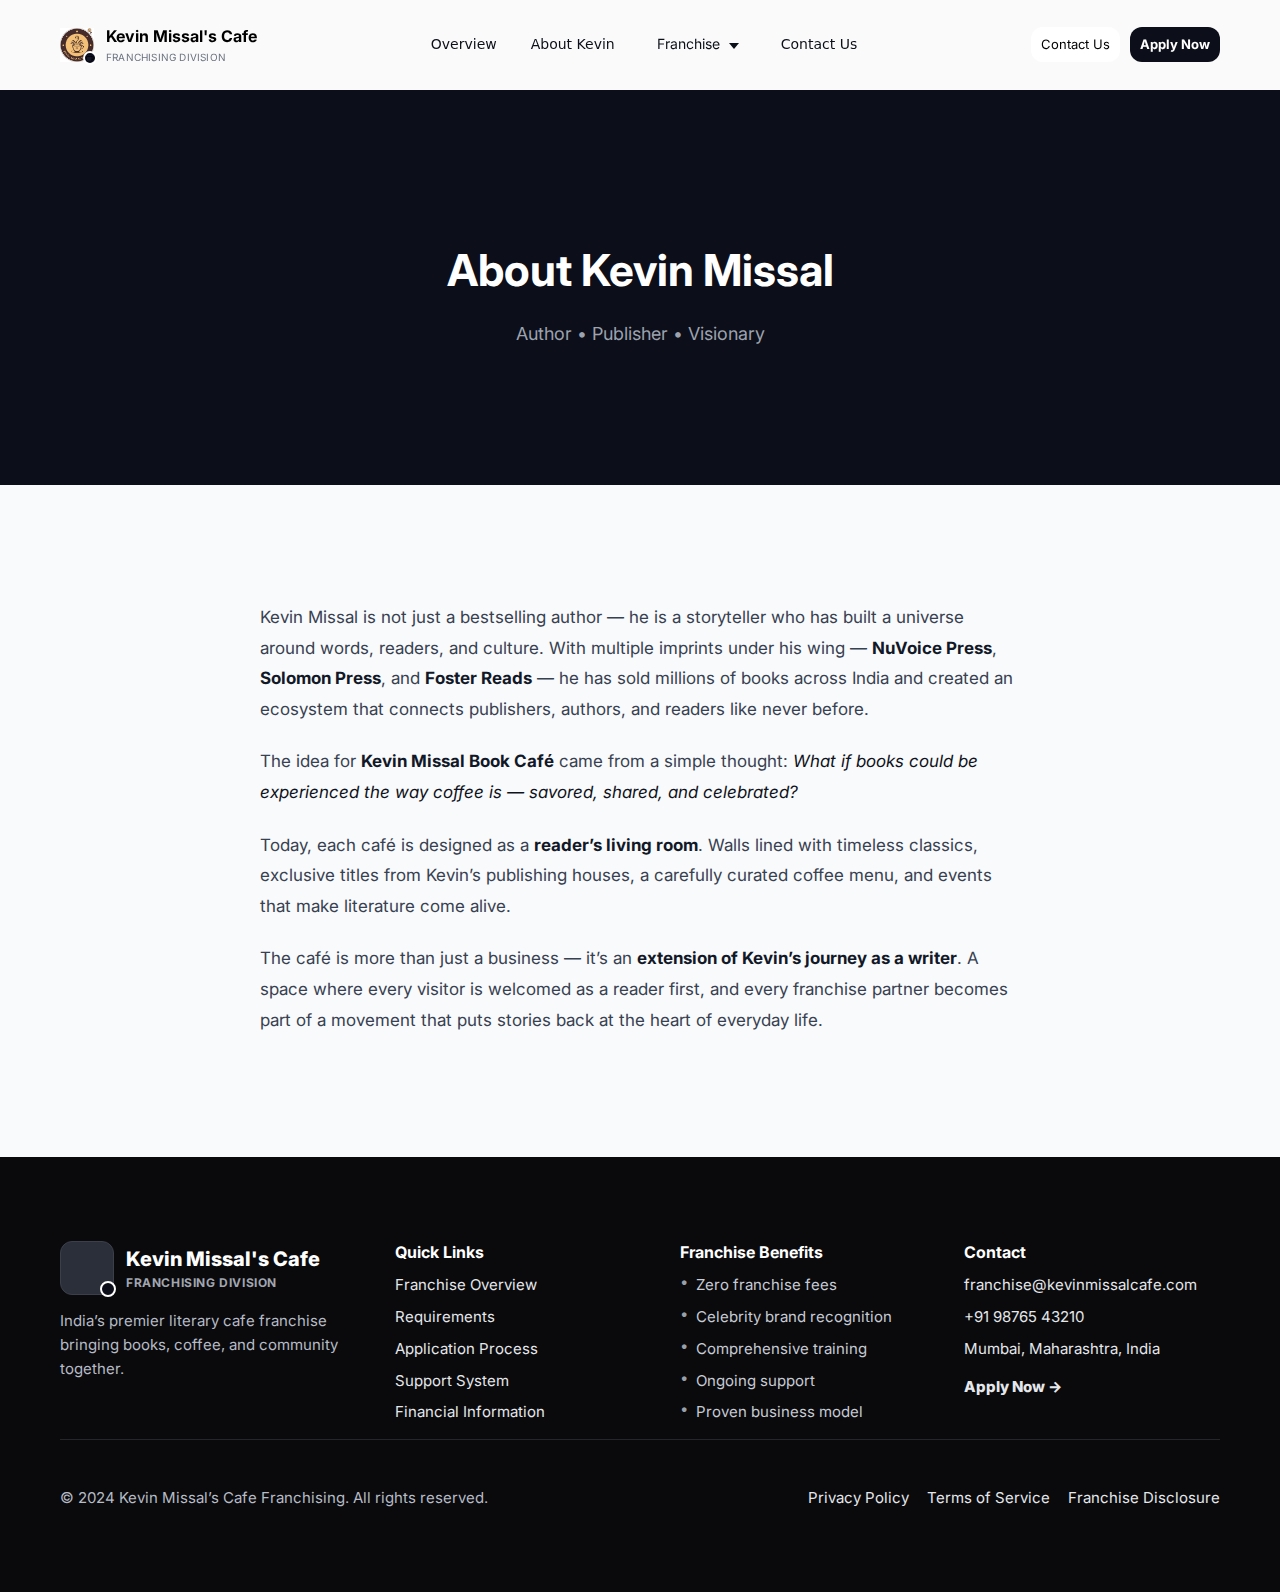
<file: unitty assignment-20251230T083358Z-1-001/unitty assignment/pages/about.html>
<!DOCTYPE html>
<html lang="en">
  <head>
    <meta charset="UTF-8" />
    <meta name="viewport" content="width=device-width, initial-scale=1.0" />
    <title>About Kevin Missal | Kevin Missal Book Café</title>
    <link rel="stylesheet" href="about.css" />
    <link rel="preconnect" href="https://fonts.googleapis.com" />
    <link rel="preconnect" href="https://fonts.gstatic.com" crossorigin />
    <link
      href="https://fonts.googleapis.com/css2?family=Inter:ital,opsz,wght@0,14..32,100..900;1,14..32,100..900&family=Lato:ital,wght@0,100;0,300;0,400;0,700;0,900;1,100;1,300;1,400;1,700;1,900&display=swap"
      rel="stylesheet"
    />
  </head>
  <body>
    <header class="navbar nav">
      <div class="wrap nav__row">
        <a class="brand" href="../index.html">
          <span class="brand__logo">
            <img
              src="brand logo.png"
              alt="Kevin Missal's Cafe Logo"
              class="brand__logo-img"
            />
            <svg
              width="20"
              height="20"
              viewBox="0 0 24 24"
              fill="none"
              stroke="currentColor"
              stroke-width="2"
              stroke-linecap="round"
              stroke-linejoin="round"
              class="brand__chip"
              aria-hidden="true"
            >
              <path d="M10 2v2"></path>
              <path d="M14 2v2"></path>
              <path
                d="M16 8a1 1 0 0 1 1 1v8a4 4 0 0 1-4 4H7a4 4 0 0 1-4-4V9a1 1 0 0 1 1-1h14a4 4 0 1 1 0 8h-1"
              ></path>
              <path d="M6 2v2"></path>
            </svg>
          </span>
          <span class="brand__text">
            Kevin Missal's Cafe
            <small>FRANCHISING DIVISION</small>
          </span>
        </a>

        <nav class="menu" aria-label="Primary">
          <a href="overview.html">Overview</a>
          <a href="about.html">About Kevin</a>

          <div class="dropdown">
            <button
              class="dropdown-toggle"
              aria-haspopup="true"
              aria-expanded="false"
            >
              Franchise <span class="caret"></span>
            </button>
            <ul class="dropdown-menu" role="menu">
              <li><a href="../index.html#requirements">Requirements</a></li>
              <li><a href="../index.html#process">Process</a></li>
              <li><a href="../index.html#support-tabs">Support</a></li>
              <li><a href="../index.html#financials">Financial</a></li>
              <li><a href="../index.html#apply">Apply Now</a></li>
              <li><a href="../index.html#faq">FAQ</a></li>
            </ul>
          </div>

          <a href="javascript:void(0)" onclick="scrollToFooter()">Contact Us</a>
        </nav>

        <div class="cta">
          <a class="btn" href="javascript:void(0)" onclick="scrollToFooter()">Contact Us</a>
          <a class="btn btn--dark" href="../index.html#apply">Apply Now</a>
        </div>
      </div>
    </header>

    <section class="hero about-hero">
      <div class="wrap">
        <h1>About Kevin Missal</h1>
        <p class="tagline">Author • Publisher • Visionary</p>
      </div>
    </section>

    <section class="about">
      <div class="wrap narrow">
        <p>
          Kevin Missal is not just a bestselling author — he is a storyteller
          who has built a universe around words, readers, and culture. With
          multiple imprints under his wing —
          <strong>NuVoice Press</strong>, <strong>Solomon Press</strong>, and
          <strong>Foster Reads</strong> — he has sold millions of books across
          India and created an ecosystem that connects publishers, authors, and
          readers like never before.
        </p>

        <p>
          The idea for <strong>Kevin Missal Book Café</strong> came from a
          simple thought:
          <em
            >What if books could be experienced the way coffee is — savored,
            shared, and celebrated?</em
          >
        </p>

        <p>
          Today, each café is designed as a
          <strong>reader’s living room</strong>. Walls lined with timeless
          classics, exclusive titles from Kevin’s publishing houses, a carefully
          curated coffee menu, and events that make literature come alive.
        </p>

        <p>
          The café is more than just a business — it’s an
          <strong>extension of Kevin’s journey as a writer</strong>. A space
          where every visitor is welcomed as a reader first, and every franchise
          partner becomes part of a movement that puts stories back at the heart
          of everyday life.
        </p>
      </div>
    </section>

    <footer id="site-footer" class="site-footer">
      <div class="wrap">
        <div class="f-grid">
          <div class="f-brand">
            <div class="brandmark" aria-hidden="true">
              <span class="tile"></span>
              <span class="badge"></span>
            </div>
            <div class="brandtext">
              <div class="ft-title">Kevin Missal's Cafe</div>
              <div class="ft-sub">FRANCHISING DIVISION</div>
            </div>

            <p class="ft-blurb">
              India’s premier literary cafe franchise bringing books, coffee,
              and community together.
            </p>
          </div>

          <nav class="f-col">
            <h4>Quick Links</h4>
            <ul class="ft-links">
              <li><a href="#overview">Franchise Overview</a></li>
              <li><a href="#requirements">Requirements</a></li>
              <li><a href="#process">Application Process</a></li>
              <li><a href="#support">Support System</a></li>
              <li><a href="#financials">Financial Information</a></li>
            </ul>
          </nav>

          <div class="f-col">
            <h4>Franchise Benefits</h4>
            <ul class="ft-dots">
              <li>Zero franchise fees</li>
              <li>Celebrity brand recognition</li>
              <li>Comprehensive training</li>
              <li>Ongoing support</li>
              <li>Proven business model</li>
            </ul>
          </div>

          <div class="f-col">
            <h4>Contact</h4>
            <ul class="ft-contact">
              <li>
                <a href="mailto:franchise@kevinmissalcafe.com"
                  >franchise@kevinmissalcafe.com</a
                >
              </li>
              <li><a href="tel:+919876543210">+91 98765 43210</a></li>
              <li>Mumbai, Maharashtra, India</li>
              <li><a class="apply" href="../index.html#apply">Apply Now →</a></li>
            </ul>
          </div>
        </div>

        <hr class="ft-rule" />

        <div class="ft-bottom">
          <div class="copy">
            © 2024 Kevin Missal’s Cafe Franchising. All rights reserved.
          </div>
          <nav class="legal">
            <a href="#">Privacy Policy</a>
            <a href="#">Terms of Service</a>
            <a href="#">Franchise Disclosure</a>
          </nav>
        </div>
      </div>
    </footer>

    <script>
      function scrollToFooter() {
        const footer = document.getElementById("site-footer");
        if (footer) footer.scrollIntoView({ behavior: "smooth" });
      }

      document.querySelectorAll(".dropdown-toggle").forEach((button) => {
        button.addEventListener("click", (e) => {
          const dropdown = e.target.closest(".dropdown");
          const expanded = dropdown.classList.toggle("open");
          button.setAttribute("aria-expanded", expanded);

          document.querySelectorAll(".dropdown").forEach((d) => {
            if (d !== dropdown) d.classList.remove("open");
          });
        });
      });

      document.addEventListener("click", (e) => {
        if (!e.target.closest(".dropdown")) {
          document
            .querySelectorAll(".dropdown")
            .forEach((d) => d.classList.remove("open"));
        }
      });
    </script>
  </body>
</html>
</file>
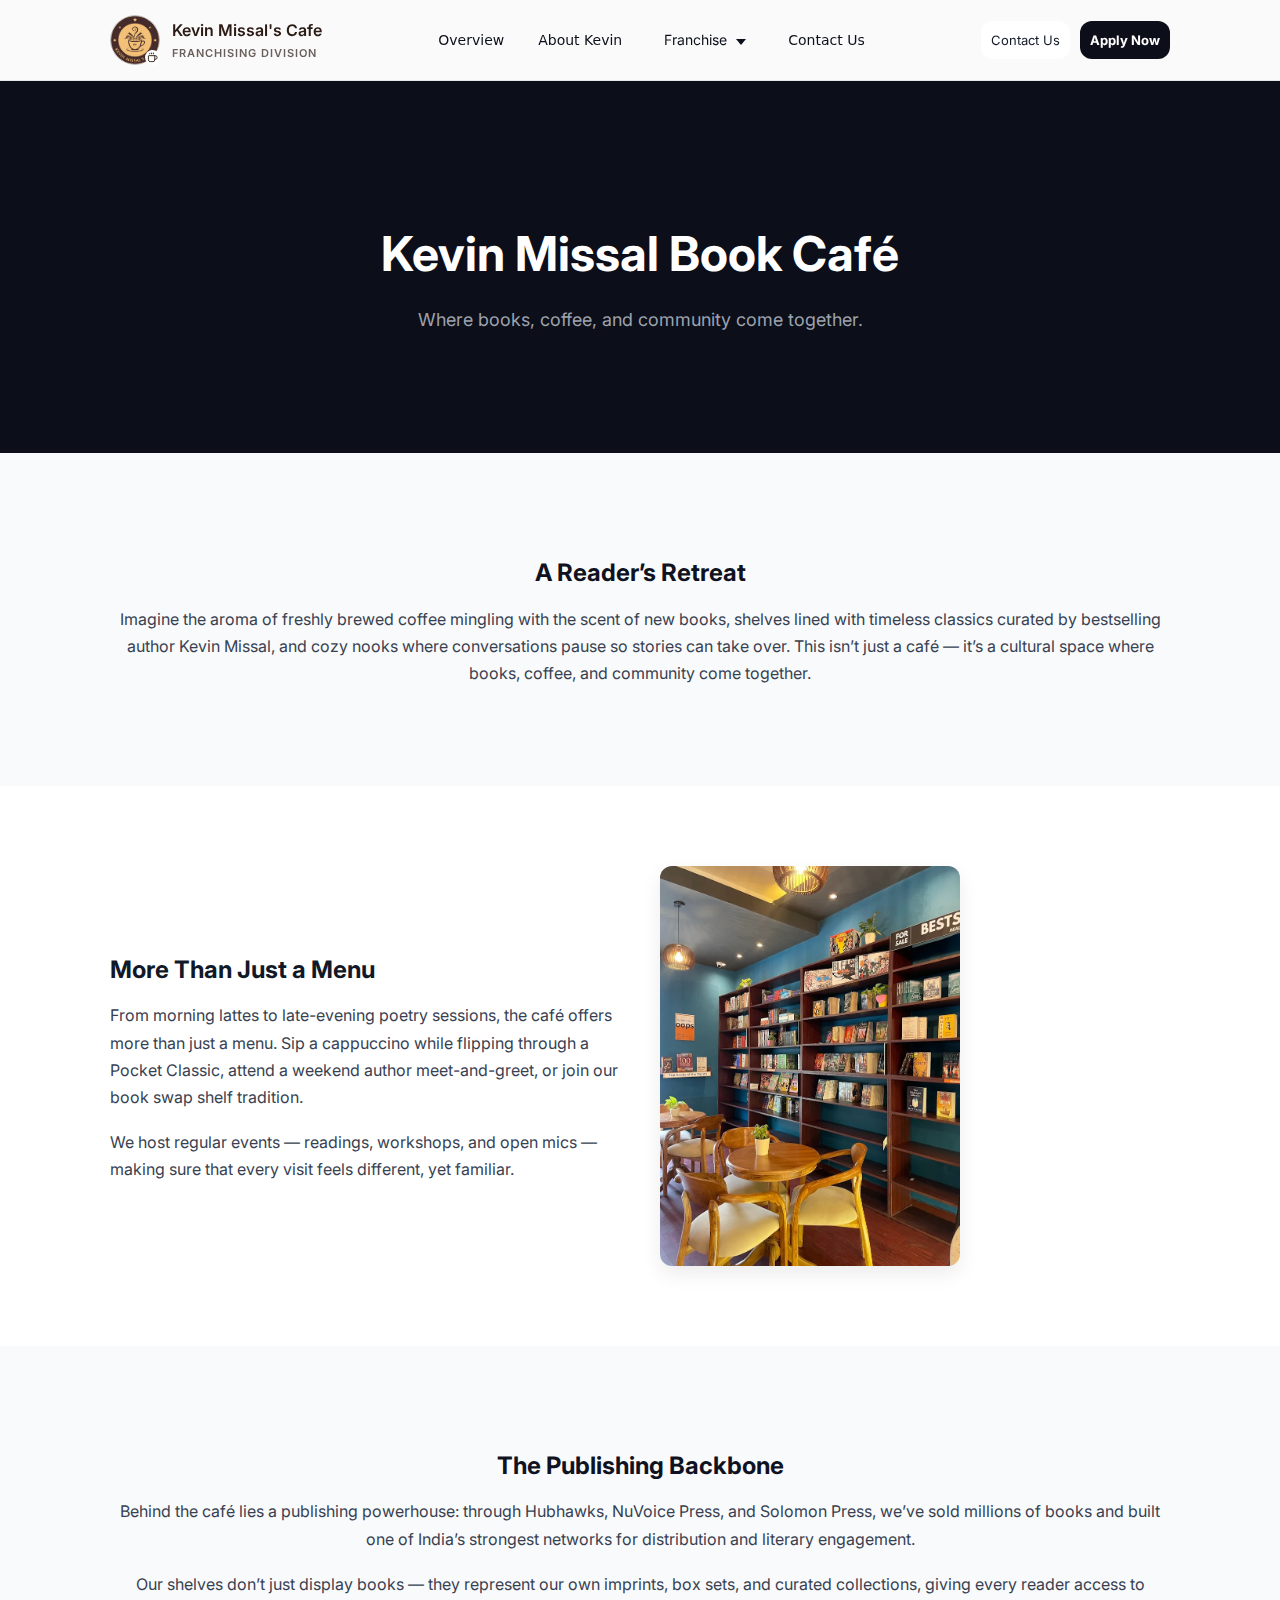
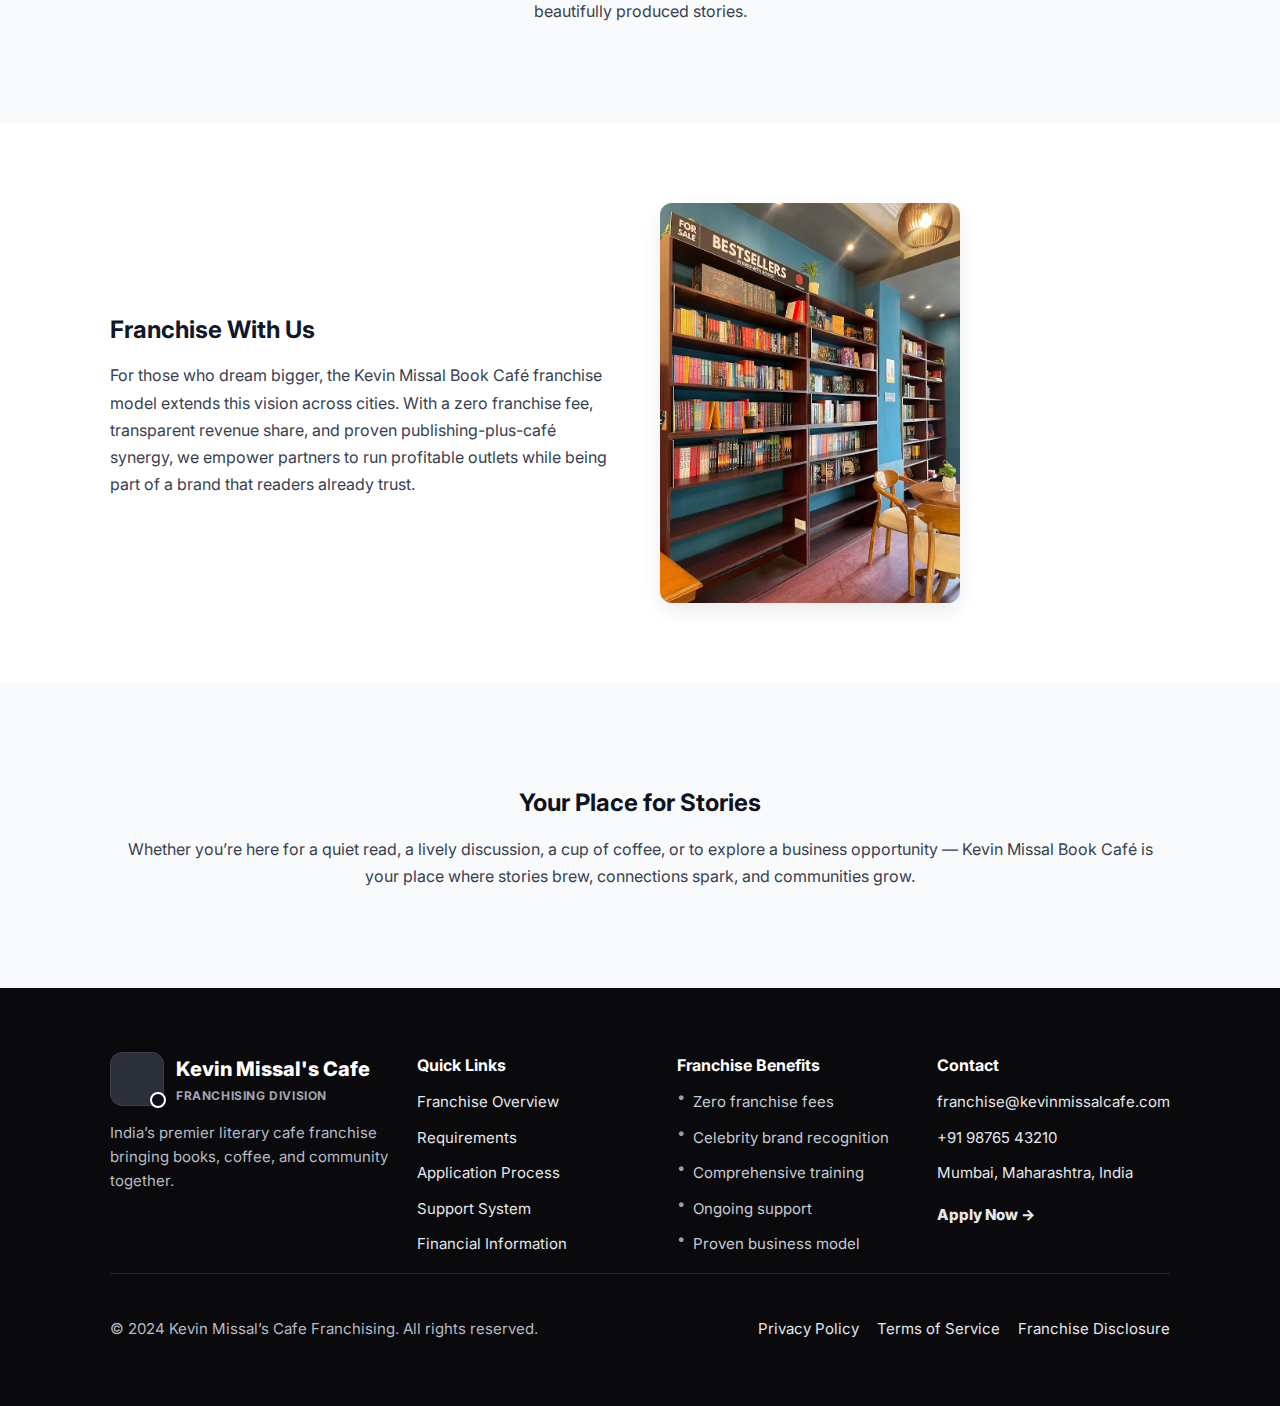
<file: unitty assignment-20251230T083358Z-1-001/unitty assignment/pages/overview.html>
<!DOCTYPE html>
<html lang="en">
  <head>
    <meta charset="UTF-8" />
    <meta name="viewport" content="width=device-width, initial-scale=1.0" />
    <title>Kevin Missal Book Café</title>
    <link rel="stylesheet" href="overview.css" />
    <link rel="preconnect" href="https://fonts.googleapis.com" />
    <link rel="preconnect" href="https://fonts.gstatic.com" crossorigin />
    <link
      href="https://fonts.googleapis.com/css2?family=Inter:ital,opsz,wght@0,14..32,100..900;1,14..32,100..900&family=Lato:ital,wght@0,100;0,300;0,400;0,700;0,900;1,100;1,300;1,400;1,700;1,900&display=swap"
      rel="stylesheet"
    />
  </head>
  <body>
    <header class="navbar">
      <div class="wrap nav__row">

    <a class="brand" href="../index.html">
      <span class="brand__logo">

        <img
          src="brand logo.png"
          alt="Kevin Missal's Cafe Logo"
          class="brand__logo-img"
        />
        <svg
          width="20"
          height="20"
          viewBox="0 0 24 24"
          fill="none"
          stroke="currentColor"
          stroke-width="2"
          stroke-linecap="round"
          stroke-linejoin="round"
          class="brand__chip"
          aria-hidden="true"
        >
          <path d="M10 2v2"></path>
          <path d="M14 2v2"></path>
          <path
            d="M16 8a1 1 0 0 1 1 1v8a4 4 0 0 1-4 4H7a4 4 0 0 1-4-4V9a1 1 0 0 1 1-1h14a4 4 0 1 1 0 8h-1"
          ></path>
          <path d="M6 2v2"></path>
        </svg>

      </span>
      <span class="brand__text">
        Kevin Missal's Cafe
        <small>FRANCHISING DIVISION</small>
      </span>
    </a>

        <nav class="menu" aria-label="Primary">
          <a href="overview.html">Overview</a>
          <a href="about.html">About Kevin</a>

          <div class="dropdown">
            <button
              class="dropdown-toggle"
              aria-haspopup="true"
              aria-expanded="false"
            >
              Franchise <span class="caret"></span>
            </button>
            <ul class="dropdown-menu" role="menu">
              <li><a href="../index.html#requirements">Requirements</a></li>
              <li><a href="../index.html#process">Process</a></li>
              <li><a href="../index.html#support-tabs">Support</a></li>
              <li><a href="../index.html#financials">Financial</a></li>
              <li><a href="../index.html#apply">Apply Now</a></li>
              <li><a href="../index.html#faq">FAQ</a></li>
            </ul>
          </div>

          <a href="javascript:void(0)" onclick="scrollToFooter()">Contact Us</a>
        </nav>

        <div class="cta">
          <a class="btn" href="javascript:void(0)" onclick="scrollToFooter()">Contact Us</a>
          <a class="btn btn--dark" href="../index.html#apply">Apply Now</a>
        </div>
      </div>
    </header>
    <!-- Hero Section -->
    <section class="hero">
      <div class="wrap">
        <h1>Kevin Missal Book Café</h1>
        <p class="tagline">Where books, coffee, and community come together.</p>
      </div>
    </section>

    <!-- Story Section -->
    <section class="story">
      <div class="wrap">
        <h2>A Reader’s Retreat</h2>
        <p>
          Imagine the aroma of freshly brewed coffee mingling with the scent of
          new books, shelves lined with timeless classics curated by bestselling
          author Kevin Missal, and cozy nooks where conversations pause so
          stories can take over. This isn’t just a café — it’s a cultural space
          where books, coffee, and community come together.
        </p>
      </div>
    </section>

            <script>
              function scrollToFooter() {
                const footer = document.getElementById("site-footer");
                if (footer) footer.scrollIntoView({ behavior: "smooth" });
              }
            </script>
    <!-- Experience Section -->
    <section class="experience">
      <div class="wrap grid">
        <div class="text">
          <h2>More Than Just a Menu</h2>
          <p>
            From morning lattes to late-evening poetry sessions, the café offers
            more than just a menu. Sip a cappuccino while flipping through a
            Pocket Classic, attend a weekend author meet-and-greet, or join our
            book swap shelf tradition.
          </p>
          <p>
            We host regular events — readings, workshops, and open mics — making
            sure that every visit feels different, yet familiar.
          </p>
        </div>
        <div class="image">
          <img src="img1.png" alt="Kevin Missal Cafe Interior" />
        </div>
      </div>
    </section>

    <!-- Publishing Section -->
    <section class="publishing">
      <div class="wrap">
        <h2>The Publishing Backbone</h2>
        <p>
          Behind the café lies a publishing powerhouse: through Hubhawks,
          NuVoice Press, and Solomon Press, we’ve sold millions of books and
          built one of India’s strongest networks for distribution and literary
          engagement.
        </p>
        <p>
          Our shelves don’t just display books — they represent our own
          imprints, box sets, and curated collections, giving every reader
          access to beautifully produced stories.
        </p>
      </div>
    </section>

    <!-- Franchise Section -->
    <section class="franchise">
      <div class="wrap grid" id="flex-direction">
        <div class="text">
          <h2>Franchise With Us</h2>
          <p>
            For those who dream bigger, the Kevin Missal Book Café franchise
            model extends this vision across cities. With a zero franchise fee,
            transparent revenue share, and proven publishing-plus-café synergy,
            we empower partners to run profitable outlets while being part of a
            brand that readers already trust.
          </p>
        </div>
        <div class="image">
          <img src="img2.png" alt="Franchise Café" />
        </div>
      </div>
    </section>

    <!-- Closing Section -->
    <section class="closing">
      <div class="wrap">
        <h2>Your Place for Stories</h2>
        <p>
          Whether you’re here for a quiet read, a lively discussion, a cup of
          coffee, or to explore a business opportunity — Kevin Missal Book Café
          is your place where stories brew, connections spark, and communities
          grow.
        </p>
      </div>
    </section>

    <footer id="site-footer" class="site-footer">
      <div class="wrap">
        <div class="f-grid">

          <div class="f-brand">
            <div class="brandmark" aria-hidden="true">
              <span class="tile"></span>
              <span class="badge"></span>
            </div>
            <div class="brandtext">
              <div class="ft-title">Kevin Missal's Cafe</div>
              <div class="ft-sub">FRANCHISING DIVISION</div>
            </div>

            <p class="ft-blurb">
              India’s premier literary cafe franchise bringing books, coffee,
              and community together.
            </p>
          </div>


          <nav class="f-col">
            <h4>Quick Links</h4>
            <ul class="ft-links">
              <li><a href="#overview">Franchise Overview</a></li>
              <li><a href="#requirements">Requirements</a></li>
              <li><a href="#process">Application Process</a></li>
              <li><a href="#support">Support System</a></li>
              <li><a href="#financials">Financial Information</a></li>
            </ul>
          </nav>

  
          <div class="f-col">
            <h4>Franchise Benefits</h4>
            <ul class="ft-dots">
              <li>Zero franchise fees</li>
              <li>Celebrity brand recognition</li>
              <li>Comprehensive training</li>
              <li>Ongoing support</li>
              <li>Proven business model</li>
            </ul>
          </div>

          <div class="f-col">
            <h4>Contact</h4>
            <ul class="ft-contact">
              <li>
                <a href="mailto:franchise@kevinmissalcafe.com"
                  >franchise@kevinmissalcafe.com</a
                >
              </li>
              <li><a href="tel:+919876543210">+91 98765 43210</a></li>
              <li>Mumbai, Maharashtra, India</li>
              <li><a class="apply" href="#apply">Apply Now →</a></li>
            </ul>
          </div>
        </div>

        <hr class="ft-rule" />

        <div class="ft-bottom">
          <div class="copy">
            © 2024 Kevin Missal’s Cafe Franchising. All rights reserved.
          </div>
          <nav class="legal">
            <a href="#">Privacy Policy</a>
            <a href="#">Terms of Service</a>
            <a href="#">Franchise Disclosure</a>
          </nav>
        </div>
      </div>
    </footer>
    <script>
      function scrollToFooter() {
        const footer = document.getElementById("site-footer");
        if (footer) footer.scrollIntoView({ behavior: "smooth" });
      }
    </script>
  </body>
</html>
</file>
<file: unitty assignment-20251230T083358Z-1-001/unitty assignment/pages/about.css>
* {
  box-sizing: border-box;
  font-family: "Inter", sans-serif;
}
html,
body {
  margin: 0;
  padding: 0;
}
body {
  font-family: ui-sans-serif, system-ui, -apple-system, Segoe UI, Roboto,
    Helvetica, Arial, "Apple Color Emoji", "Segoe UI Emoji";
  color: var(--ink);
  background: #fafafa;
  line-height: 1.45;
}
a {
  color: inherit;
  text-decoration: none;
}
img {
  max-width: 100%;
  display: block;
}

section.wrap.hero {
  padding: 3% 2%;
}

/* Container */
.wrap {
  max-width: 1200px;
  margin-inline: auto;
  padding: 20px 20px;
}

/* NAV */
.nav {
  position: sticky;
  top: 0;
  z-index: 10;
  background: rgba(250, 250, 250, 0.8);
  backdrop-filter: blur(6px);
  border-bottom: 1px solid var(--stroke);
  padding: 15px;
}
.nav__row {
  display: flex;
  align-items: center;
  justify-content: space-between;
  gap: 16px;
  padding-block: 10px;
}

.menu {
  display: flex;
  gap: 40px;
  font: 500 18px/1.2 system-ui, -apple-system, Segoe UI, Roboto, sans-serif;
  align-items: center;
}

.menu a,
.dropdown-toggle {
  background: none;
  border: none;
  cursor: pointer;
  padding: 10px 14px;
  border-radius: 12px;
  font: inherit;
  color: #0b0f19;
  font-weight: normal;
  font-size: 14px;
}

.menu a:hover,
.dropdown-toggle:hover {
  background: #eef1f6;
}

.dropdown {
  position: relative;
}

.caret {
  display: inline-block;
  margin-left: 5px;
  border-left: 5px solid transparent;
  border-right: 5px solid transparent;
  border-top: 6px solid currentColor;
  transition: transform 0.2s ease;
}

.dropdown-menu {
  position: absolute;
  top: 110%;
  left: 0;
  min-width: 240px;
  list-style: none;
  margin: 0;
  padding: 8px 0;
  background: #fff;
  border: 1px solid rgba(0, 0, 0, 0.1);
  border-radius: 10px;
  box-shadow: 0 8px 20px rgba(0, 0, 0, 0.1);

  opacity: 0;
  pointer-events: none;
  transform: translateY(10px);
  transition: all 0.2s ease;
  z-index: 10;
}

.dropdown.open .dropdown-menu {
  opacity: 1;
  pointer-events: auto;
  transform: translateY(0);
}

.dropdown-menu li a {
  display: block;
  padding: 10px 16px;
  color: #333;
  text-decoration: none;
}

.dropdown-menu li a:hover {
  background: #f2f2f2;
}

.brand {
  display: flex;
  align-items: center;
  gap: 12px;
  font-weight: 700;
}
.brand__logo {
  width: 34px;
  height: 34px;
  border-radius: 8px;
  background: #0c0e19;
  position: relative;
}
.brand__chip {
  position: absolute;
  right: -3px;
  bottom: -3px;
  width: 14px;
  height: 14px;
  border-radius: 50%;
  background: #121429;
  border: 2px solid #fff;
}
.brand small {
  color: #6b7280;
  font-weight: normal;
  display: block;
  margin-top: 2px;
  font-size: 10px;
  letter-spacing: 0.2px;
}

.menu {
  display: flex;
  gap: 22px;
  align-items: center;
  font-weight: 600;
  /* color: #374151; */
}
.menu a {
  padding: 8px 6px;
  border-radius: 10px;
  font-size: 14px;
  font-weight: normal;
}
.menu a:hover {
  background: #f2f3f5;
}

.cta {
  display: flex;
  gap: 10px;
  align-items: center;
}
.btn {
  padding: 8px 10px;
  border-radius: 12px;
  /* font-weight: 700; */
  border: 1px solid var(--stroke);
  background: #fff;
  font-size: 13px;
}
.btn--dark {
  background: #0c0e19;
  color: #fff;
  border-color: #0c0e19;
  font-size: 13px;
  font-weight: 700;
}
.btn:focus-visible {
  outline: 3px solid #c7d2fe;
  outline-offset: 2px;
}

/* HERO */
.hero {
  padding-block: 28px;
}
.hero__grid {
  display: grid;
  grid-template-columns: 1.05fr 1fr;
  gap: 38px;
  align-items: center;
}
@media (max-width: 980px) {
  .menu {
    display: none;
  }
  .hero__grid {
    grid-template-columns: 1fr;
  }
}

/* About Page */
.about-hero {
  background: #0c0e19;
  color: #fff;
  padding: 100px 20px;
  text-align: center;
}

.about-hero h1 {
  font-size: clamp(28px, 4vw, 44px);
  margin-bottom: 10px;
}

.about-hero .tagline {
  font-size: 18px;
  color: #9ca3af;
}

.about {
  padding: 80px 20px;
  background: #f9fafb;
}

.about p {
  margin-bottom: 22px;
  font-size: 17px;
  line-height: 1.8;
  color: #374151;
}

.about strong {
  color: #111827;
}

.about em {
  color: #0f1220;
  font-style: italic;
}

.wrap.narrow {
  max-width: 800px;
  margin: 0 auto;
}

/* Footer skin */
.site-footer {
  background: #0a0a0c; /* deep near-black */
  color: #e5e7eb;
  padding: 5% 0 5%;
  font-size: 15px;
}

/* Top grid */
.f-grid {
  display: grid;
  gap: 28px;
  grid-template-columns: 1.2fr 1fr 1fr 1fr;
  align-items: start;
}
@media (max-width: 1000px) {
  .f-grid {
    grid-template-columns: 1fr 1fr;
  }
}
@media (max-width: 560px) {
  .f-grid {
    grid-template-columns: 1fr;
  }
}

/* Brand block */
.f-brand {
  display: grid;
  grid-template-columns: auto 1fr;
  column-gap: 12px;
  row-gap: 6px;
}
.brandmark {
  width: 54px;
  height: 54px;
  position: relative;
}
.brandmark .tile {
  position: absolute;
  inset: 0;
  border-radius: 12px;
  background: #2b2f3a;
  border: 1px solid #3a3f4b;
}
.brandmark .badge {
  position: absolute;
  right: -2px;
  bottom: -2px;
  width: 16px;
  height: 16px;
  border-radius: 50%;
  background: #0c0e19;
  border: 2px solid #fff;
}
.brandtext {
  align-self: center;
}
.ft-title {
  font-weight: 800;
  font-size: 20px;
  color: #fff;
}
.ft-sub {
  color: #a1a6b0;
  letter-spacing: 0.6px;
  font-weight: 700;
  font-size: 12px;
}
.ft-blurb {
  grid-column: 1 / -1;
  margin: 8px 0 0;
  color: #b6bbc6;
  line-height: 1.6;
}

/* Columns */
.f-col h4 {
  margin: 0 0 10px;
  color: #fff;
  font-size: 16px;
}
.ft-links,
.ft-dots,
.ft-contact {
  list-style: none;
  padding: 0;
  margin: 0;
  display: grid;
  gap: 10px;
}
.ft-links a,
.legal a,
.ft-contact a {
  color: #e5e7eb;
  text-decoration: none;
}
.ft-links a:hover,
.legal a:hover,
.ft-contact a:hover {
  text-decoration: underline;
}

/* Dotted list style */
.ft-dots li {
  position: relative;
  padding-left: 16px;
  color: #c7cbd4;
}
.ft-dots li::before {
  content: "•";
  position: absolute;
  left: 0;
  top: 0;
  color: #9aa0aa;
  line-height: 1;
}

/* Contact */
.ft-contact li {
  color: #e5e7eb;
}
.apply {
  display: inline-block;
  margin-top: 6px;
  font-weight: 800;
}

/* Divider + bottom row */
.ft-rule {
  border: 0;
  border-top: 1px solid #24262c;
  margin: 16px 0 12px;
}
.ft-bottom {
  display: flex;
  gap: 12px;
  justify-content: space-between;
  align-items: center;
  flex-wrap: wrap;
  color: #b6bbc6;
  margin-top: 4%;
}
.legal {
  display: flex;
  gap: 18px;
  flex-wrap: wrap;
}
.copy {
  white-space: nowrap;
}
@media (max-width: 560px) {
  .copy {
    white-space: normal;
  }
}

#dark-grey,
.summary-rows .row {
  background-color: #ececec;
}

#dark-grey {
  border: 0.5px solid #989898;
}

#sub-btn {
  background-color: #0b0b10;
  color: #fff;
  align-items: center;
}
</file>
<file: unitty assignment-20251230T083358Z-1-001/unitty assignment/pages/overview.css>
* {
  box-sizing: border-box;
  font-family: "Inter", sans-serif;
}
html,
body {
  margin: 0;
  padding: 0;
}
body {
  font-family: ui-sans-serif, system-ui, -apple-system, Segoe UI, Roboto,
    Helvetica, Arial, "Apple Color Emoji", "Segoe UI Emoji";
  color: var(--ink);
  background: #fafafa;
  line-height: 1.45;
}
a {
  color: inherit;
  text-decoration: none;
}
img {
  max-width: 100%;
  display: block;
}

section.wrap.hero {
  padding: 3% 2%;
}

/* Container */
.wrap {
  /* max-width: var(--maxw); */
  margin-inline: auto;
  padding: 20px 20px;
}

/* NAV */
.navbar {
  position: sticky;
  top: 0;
  z-index: 10;
  background: rgba(250, 250, 250, 0.8);
  backdrop-filter: blur(6px);
border-bottom: 1px solid #e6e7ea;
  padding: 15px ;
}
.nav__row {
  display: flex;
  align-items: center;
  justify-content: space-between;
  gap: 16px;
  padding-block: 10px;
}

.menu {
  display: flex;
  gap: 40px;
  font: 500 18px/1.2 system-ui, -apple-system, Segoe UI, Roboto, sans-serif;
  align-items: center;
}

.menu a,
.dropdown-toggle {
  background: none;
  border: none;
  cursor: pointer;
  padding: 10px 14px;
  border-radius: 12px;
  font: inherit;
  color: #0b0f19;
  font-weight: normal;
  font-size: 14px;
}

.menu a:hover,
.dropdown-toggle:hover {
  background: #eef1f6;
}

.dropdown {
  position: relative;
}

.caret {
  display: inline-block;
  margin-left: 5px;
  border-left: 5px solid transparent;
  border-right: 5px solid transparent;
  border-top: 6px solid currentColor;
  transition: transform 0.2s ease;
}

.dropdown-menu {
  position: absolute;
  top: 110%;
  left: 0;
  min-width: 240px;
  list-style: none;
  margin: 0;
  padding: 8px 0;
  background: #fff;
  border: 1px solid rgba(0, 0, 0, 0.1);
  border-radius: 10px;
  box-shadow: 0 8px 20px rgba(0, 0, 0, 0.1);

  opacity: 0;
  pointer-events: none;
  transform: translateY(10px);
  transition: all 0.2s ease;
  z-index: 10;
}

.dropdown.open .dropdown-menu {
  opacity: 1;
  pointer-events: auto;
  transform: translateY(0);
}

.dropdown-menu li a {
  display: block;
  padding: 10px 16px;
  color: #333;
  text-decoration: none;
}

.dropdown-menu li a:hover {
  background: #f2f2f2;
}

/* .brand {
  display: flex;
  align-items: center;
  gap: 12px;
  font-weight: 700;
}
.brand__logo {
  width: 34px;
  height: 34px;
  border-radius: 8px;
  background: #0c0e19;
  position: relative;
}
.brand__chip {
  position: absolute;
  right: -3px;
  bottom: -3px;
  width: 14px;
  height: 14px;
  border-radius: 50%;
  background: #121429;
  border: 2px solid #fff;
}
.brand small {
  color: #6b7280;
  font-weight: normal;
  display: block;
  margin-top: 2px;
  font-size: 10px;
  letter-spacing: 0.2px;
} */

.brand{
  display:flex;
  align-items:center;
  gap:12px;
  text-decoration:none;
  color:#2b1b14;
}

.brand__logo {
  height: 50px;
  width: 50px;
  object-fit: contain;
  border-radius: 50%;

}

.brand__logo{
  position:relative;
  display:inline-block;
}

.brand__text{
  display:flex;
  flex-direction:column;
  font-weight:600;
  color:#2b1b14;
}

.brand__text small{
  font-size:11px;
  letter-spacing:1px;
  opacity:0.7;
}

.brand__logo-img{
  height: 50px;
  width: 50px;
  object-fit: contain;
  border-radius: 50%;

}

.brand__logo svg {
  position: absolute;
  right: 0;
  bottom: 0;
  z-index: 10;
  width: 15px;
  height: 15px;
  /* stroke: #fff; */
  background: #fff;
  border-radius: 50%;
  padding: 2px;
}


.menu {
  display: flex;
  gap: 22px;
  align-items: center;
  font-weight: 600;
  /* color: #374151; */
}
.menu a {
  padding: 8px 6px;
  border-radius: 10px;
  font-size: 14px;
  font-weight: normal;
}
.menu a:hover {
  background: #f2f3f5;
}

.cta {
  display: flex;
  gap: 10px;
  align-items: center;
}
.btn {
  padding: 8px 10px;
  border-radius: 12px;
  /* font-weight: 700; */
  border: 1px solid var(--stroke);
  background: #fff;
  font-size: 13px;
}
.btn--dark {
  background: #0c0e19;
  color: #fff;
  border-color: #0c0e19;
  font-size: 13px;
  font-weight: 700;
}
.btn:focus-visible {
  outline: 3px solid #c7d2fe;
  outline-offset: 2px;
}

/* HERO */
.hero {
  padding-block: 28px;
}
.hero__grid {
  display: grid;
  grid-template-columns: 1.05fr 1fr;
  gap: 38px;
  align-items: center;
}
@media (max-width: 980px) {
  .menu {
    display: none;
  }
  .hero__grid {
    grid-template-columns: 1fr;
  }
}

/* General Layout */
body {
  margin: 0;
  font-family: "Segoe UI", Tahoma, Geneva, Verdana, sans-serif;
  background: #f9fafb;
  color: #111827;
  line-height: 1.7;
}

h1,
h2 {
  font-weight: 700;
  margin-bottom: 12px;
  color: #0f1220;
}

p {
  margin: 0 0 18px;
  color: #374151;
}

.wrap {
  max-width: 1100px;
  margin: 0 auto;
  padding: 0 20px;
}

.grid {
  display: grid;
  grid-template-columns: 1fr 1fr;
  gap: 40px;
  align-items: center;
}

.image img {
  width: 300px;
  height: auto;
  border-radius: 12px;
  box-shadow: 0 8px 20px rgba(0, 0, 0, 0.08);
}

/* Sections */
.hero {
  background: #0c0e19;
  color: #fff;
  padding: 100px 20px;
  text-align: center;
}

.hero h1 {
  font-size: clamp(28px, 4vw, 48px);
  margin-bottom: 10px;
  color: #fff !important;
}

.hero .tagline {
  font-size: 18px;
  color: #9ca3af;
}

.story,
.publishing,
.closing {
  padding: 80px 20px;
  text-align: center;
}

.experience,
.franchise {
  padding: 80px 20px;
  background: #fff;
}

.experience h2,
.franchise h2 {
  color: #111827;
}

.closing {
  background: #f9fafb;
  /* color: #fff; */
  /* border-top: 1px solid #1f2937; */
}
.closing p {
  /* color: #d1d5db; */
}

/* Responsive */
@media (max-width: 900px) {
  .grid {
    grid-template-columns: 1fr;
    text-align: center;
  }
  .image {
    order: -1;
  }
}

/* Footer skin */
.site-footer {
  background: #0a0a0c; /* deep near-black */
  color: #e5e7eb;
  padding: 5% 0 5%;
  font-size: 15px;
}

/* Top grid */
.f-grid {
  display: grid;
  gap: 28px;
  grid-template-columns: 1.2fr 1fr 1fr 1fr;
  align-items: start;
}
@media (max-width: 1000px) {
  .f-grid {
    grid-template-columns: 1fr 1fr;
  }
}
@media (max-width: 560px) {
  .f-grid {
    grid-template-columns: 1fr;
  }
}

/* Brand block */
.f-brand {
  display: grid;
  grid-template-columns: auto 1fr;
  column-gap: 12px;
  row-gap: 6px;
}
.brandmark {
  width: 54px;
  height: 54px;
  position: relative;
}
.brandmark .tile {
  position: absolute;
  inset: 0;
  border-radius: 12px;
  background: #2b2f3a;
  border: 1px solid #3a3f4b;
}
.brandmark .badge {
  position: absolute;
  right: -2px;
  bottom: -2px;
  width: 16px;
  height: 16px;
  border-radius: 50%;
  background: #0c0e19;
  border: 2px solid #fff;
}
.brandtext {
  align-self: center;
}
.ft-title {
  font-weight: 800;
  font-size: 20px;
  color: #fff;
}
.ft-sub {
  color: #a1a6b0;
  letter-spacing: 0.6px;
  font-weight: 700;
  font-size: 12px;
}
.ft-blurb {
  grid-column: 1 / -1;
  margin: 8px 0 0;
  color: #b6bbc6;
  line-height: 1.6;
}

/* Columns */
.f-col h4 {
  margin: 0 0 10px;
  color: #fff;
  font-size: 16px;
}
.ft-links,
.ft-dots,
.ft-contact {
  list-style: none;
  padding: 0;
  margin: 0;
  display: grid;
  gap: 10px;
}
.ft-links a,
.legal a,
.ft-contact a {
  color: #e5e7eb;
  text-decoration: none;
}
.ft-links a:hover,
.legal a:hover,
.ft-contact a:hover {
  text-decoration: underline;
}

/* Dotted list style */
.ft-dots li {
  position: relative;
  padding-left: 16px;
  color: #c7cbd4;
}
.ft-dots li::before {
  content: "•";
  position: absolute;
  left: 0;
  top: 0;
  color: #9aa0aa;
  line-height: 1;
}

/* Contact */
.ft-contact li {
  color: #e5e7eb;
}
.apply {
  display: inline-block;
  margin-top: 6px;
  font-weight: 800;
}

/* Divider + bottom row */
.ft-rule {
  border: 0;
  border-top: 1px solid #24262c;
  margin: 16px 0 12px;
}
.ft-bottom {
  display: flex;
  gap: 12px;
  justify-content: space-between;
  align-items: center;
  flex-wrap: wrap;
  color: #b6bbc6;
  margin-top: 4%;
}
.legal {
  display: flex;
  gap: 18px;
  flex-wrap: wrap;
}
.copy {
  white-space: nowrap;
}
@media (max-width: 560px) {
  .copy {
    white-space: normal;
  }
}

#dark-grey,
.summary-rows .row {
  background-color: #ececec;
}

#dark-grey {
  border: 0.5px solid #989898;
}

#sub-btn {
  background-color: #0b0b10;
  color: #fff;
  align-items: center;
}
</file>
